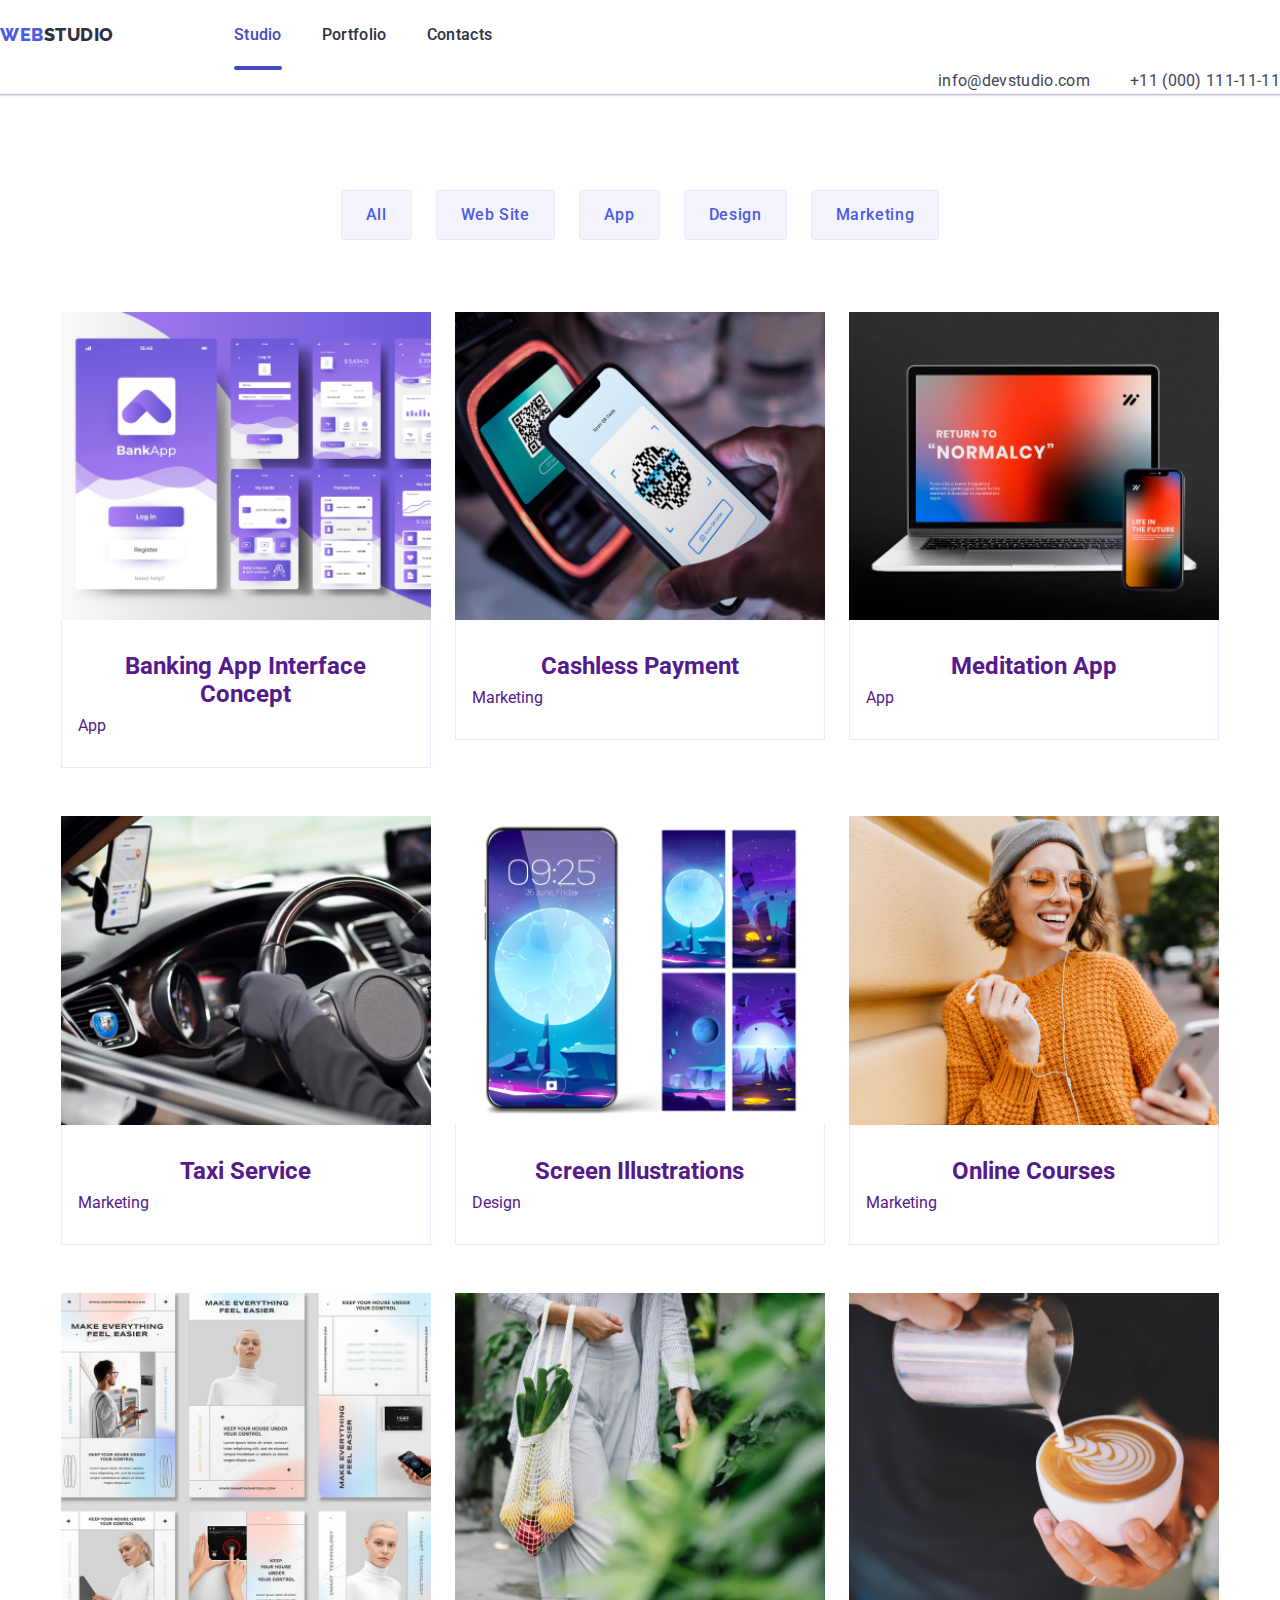
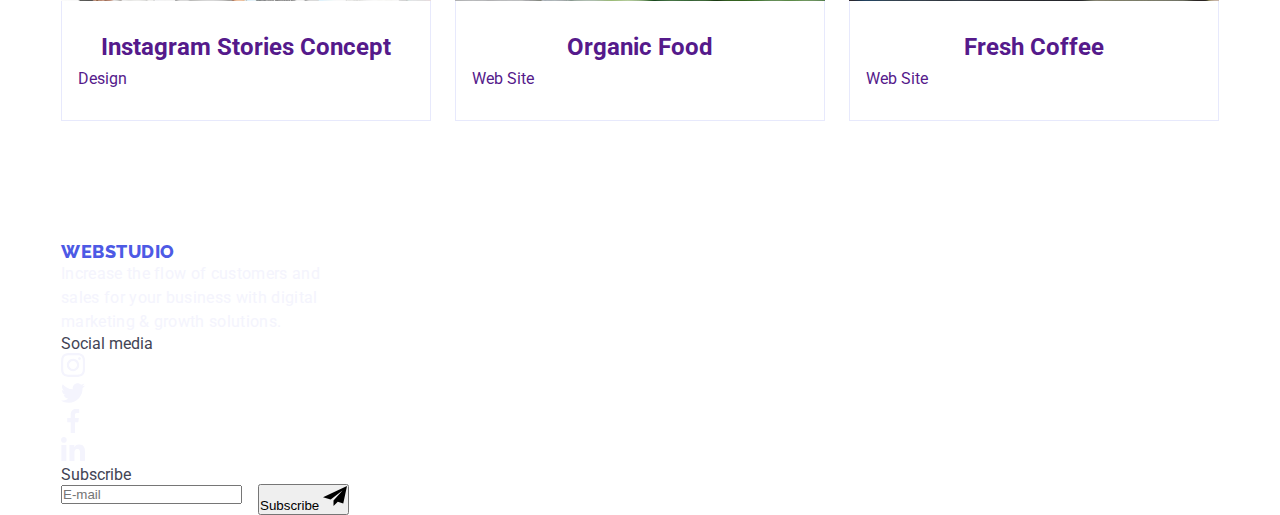
<file: portfolio.html>
<!DOCTYPE html>
<html lang="en">

    <head>
        <meta charset="UTF-8">
        <meta name="viewport" content="width=device-width, initial-scale=1.0" />
        <title>WebStudio</title>

<!-- Style Normalization -->
        <link rel="stylesheet" href="https://cdnjs.cloudflare.com/ajax/libs/modern-normalize/2.0.0/modern-normalize.min.css"
            integrity="sha512-4xo8blKMVCiXpTaLzQSLSw3KFOVPWhm/TRtuPVc4WG6kUgjH6J03IBuG7JZPkcWMxJ5huwaBpOpnwYElP/m6wg=="
            crossorigin="anonymous" referrerpolicy="no-referrer" />

<!-- Google Fonts -->
        <link rel="preconnect" href="https://fonts.googleapis.com" />
        <link rel="preconnect" href="https://fonts.gstatic.com" crossorigin />
        <link
            href="https://fonts.googleapis.com/css2?family=Raleway:wght@800&family=Roboto:wght@400;500;700;900&display=swap"
            rel="stylesheet" />

<!-- CSS -->
        <link rel="stylesheet" href="./css/styles.css" />
    </head>

    <body>
<!-- Header | Top -->
        <header class="header">
            <div class="main-header header-container">
                <nav class="header-nav">
                    <a class="logo link" href="./index.html">Web<span class="studio-logo">Studio</span>
                    </a>
                    <ul class="header-menu list">
                        <li class="header-item">
                            <a class="menu-nav-link link menu-active" href="./index.html">Studio</a>
                        </li>
                        <li class="header-item">
                            <a class="menu-nav-link link" href="./portfolio.html">Portfolio</a>
                        </li>
                        <li class="header-item">
                            <a class="menu-nav-link link" href="">Contacts</a>
                        </li>
                    </ul>
                </nav>
                <div class="nav-address">
                    <address class="address">
                        <ul class="address-menu list">
                            <li class="address-item">
                                <a class="address-info link" href="mailto:info@devstudio.com">info@devstudio.com</a>
                            </li>
                            <li class="address-item">
                                <a class="address-info link" href="tel:+110001111111">+11 (000) 111-11-11</a>
                            </li>
                        </ul>
                    </address>
                </div>
            </div>
        </header>
<!-- Main | 1 section -->
        <main>
            <section class="product-services">
                <div class="container">
                <h1 class="visually-hidden">Services</h1>

                <ul class="btn list">
                    <li><button type="button" class="button-menu">All</button></li>
                    <li><button type="button" class="button-menu">Web Site</button></li>
                    <li><button type="button" class="button-menu">App</button></li>
                    <li><button type="button" class="button-menu">Design</button></li>
                    <li><button type="button" class="button-menu">Marketing</button></li>
                </ul>
                <!-- Products -->
                <ul class="product list">
                    <li class="product-item">
                        <a class="product-info link" href="">
                        <div class="product-card-image">
                        <img src="./images/bank-ui.jpg" alt="bank app" width="360" />
                            <p class="product-description">
                                14 Stylish and User-Friendly App Design Concepts · Task Manager App · Calorie Tracker App · Exotic Fruit Ecommerce App ·
                                Cloud Storage App
                            </p>
                        </div>
                        <div class="product-card">
                        <h2 class="feature-title">Banking App Interface Concept</h2>
                        <p class="feature-text">App</p>
                        </div>
                        </a>
                    </li>
                    <li class="product-item">
                        <a class="product-info link" href="">
                        <div class="product-card-image">
                        <img src="./images/cashless.jpg" alt="cashless payment" width="360" />
                            <p class="product-description">
                                14 Stylish and User-Friendly App Design Concepts · Task Manager App · Calorie Tracker App · Exotic Fruit Ecommerce
                                App ·
                                Cloud Storage App
                            </p>
                        </div>
                        <div class="product-card">
                        <h2 class="feature-title">Cashless Payment</h2>
                        <p class="feature-text">Marketing</p>
                        </div>
                        </a>
                    </li>
                    <li class="product-item">
                        <a class="product-info link" href="">
                        <div class="product-card-image">
                        <img src="./images/meditate-app.jpg" alt="meditation app" width="360" />
                            <p class="product-description">
                                14 Stylish and User-Friendly App Design Concepts · Task Manager App · Calorie Tracker App · Exotic Fruit Ecommerce
                                App ·
                                Cloud Storage App
                            </p>
                        </div>
                        <div class="product-card">
                        <h2 class="feature-title">Meditation App</h2>
                        <p class="feature-text">App</p>
                        </div>
                        </a>             
                    </li>
                    <li class="product-item">
                        <a class="product-info link" href="">
                        <div class="product-card-image">
                        <img src="./images/taxi-app.jpg" alt="taxi service" width="360" />
                            <p class="product-description">
                                14 Stylish and User-Friendly App Design Concepts · Task Manager App · Calorie Tracker App · Exotic Fruit Ecommerce
                                App ·
                                Cloud Storage App
                            </p>
                        </div>
                        <div class="product-card">
                        <h2 class="feature-title">Taxi Service</h2>
                        <p class="feature-text">Marketing</p>
                        </div>
                        </a>                
                    </li>
                    <li class="product-item">
                        <a class="product-info link" href="">
                        <div class="product-card-image">
                        <img src="./images/screen-ui.jpg" alt="screen illustrations" width="360" />
                            <p class="product-description">
                                14 Stylish and User-Friendly App Design Concepts · Task Manager App · Calorie Tracker App · Exotic Fruit Ecommerce
                                App ·
                                Cloud Storage App
                            </p>
                        </div>
                        <div class="product-card">
                        <h2 class="feature-title">Screen Illustrations</h2>
                        <p class="feature-text">Design</p>
                        </div>
                        </a>                
                    </li>
                    <li class="product-item">
                        <a class="product-info link" href="">
                        <div class="product-card-image">
                        <img src="./images/girl-online.jpg" alt="online course" width="360" />
                            <p class="product-description">
                                14 Stylish and User-Friendly App Design Concepts · Task Manager App · Calorie Tracker App · Exotic Fruit Ecommerce
                                App ·
                                Cloud Storage App
                            </p>
                        </div>
                        <div class="product-card">
                        <h2 class="feature-title">Online Courses</h2>
                        <p class="feature-text">Marketing</p>
                        </div>
                        </a>                
                    </li>
                    <li class="product-item">
                        <a class="product-info link" href="">
                        <div class="product-card-image">
                        <img src="./images/insta-stories.jpg" alt="instagram stories" width="360" />
                            <p class="product-description">
                                14 Stylish and User-Friendly App Design Concepts · Task Manager App · Calorie Tracker App · Exotic Fruit Ecommerce
                                App ·
                                Cloud Storage App
                            </p>
                        </div>
                        <div class="product-card">
                        <h2 class="feature-title">Instagram Stories Concept</h2>
                        <p class="feature-text">Design</p>
                        </div>
                        </a>                
                    </li>
                    <li class="product-item">
                        <a class="product-info link" href="">
                        <div class="product-card-image">
                        <img src="./images/organic-food.jpg" alt="organic food" width="360" />
                            <p class="product-description">
                                14 Stylish and User-Friendly App Design Concepts · Task Manager App · Calorie Tracker App · Exotic Fruit Ecommerce
                                App ·
                                Cloud Storage App
                            </p>
                        </div>
                        <div class="product-card">
                        <h2 class="feature-title">Organic Food</h2>
                        <p class="feature-text">Web Site</p>
                        </div>
                        </a>                
                    </li>
                    <li class="product-item">
                        <a class="product-info link" href="">
                        <div class="product-card-image">
                        <img src="./images/fresh-coffee.jpg" alt="fresh coffee" width="360" />
                            <p class="product-description">
                                14 Stylish and User-Friendly App Design Concepts · Task Manager App · Calorie Tracker App · Exotic Fruit Ecommerce
                                App ·
                                Cloud Storage App
                            </p>
                        </div>
                        <div class="product-card">
                        <h2 class="feature-title">Fresh Coffee</h2>
                        <p class="feature-text">Web Site</p>
                        </div>
                    </a>                
                    </li>
                </ul>
                </div>
            </section>
        </main>
<!-- Footer -->
        <footer class="footer">
            <div class="container">
                <div class="footer-logo-wrapper">
                    <a href="./index.html" class="logo link">Web<span class="footer-studio">Studio</span>
                    </a>
                    <p class="footer-text">
                        Increase the flow of customers and sales for your business with digital marketing & growth solutions.
                    </p>
                </div>
                <!-- Footer Social Media Menu -->
                <div class="footer-socmed-wrapper">
                    <p class="footer-menu-header">Social media</p>
                    <ul class="footer-socmed list">
                        <li class="footer-socmed-icons">
                            <a class="footer-socmed-links" href="">
                                <svg class="footer-socmed-svg" xmlns="http://www.w3.org/2000/svg" width="24" height="24">
                                    <use href="./images/SVG-sprite-icons.svg#instagram-footer"></use>
                                </svg>
                            </a>
                        </li>
                        <li class="footer-socmed-icons">
                            <a class="footer-socmed-links" href="">
                                <svg class="footer-socmed-svg" xmlns="http://www.w3.org/2000/svg" width="24" height="24">
                                    <use href="./images/SVG-sprite-icons.svg#twitter-footer"></use>
                                </svg>
                            </a>
                        </li>
                        <li class="footer-socmed-icons">
                            <a class="footer-socmed-links" href="">
                                <svg class="footer-socmed-svg" xmlns="http://www.w3.org/2000/svg" width="24" height="24">
                                    <use href="./images/SVG-sprite-icons.svg#facebook-footer"></use>
                                </svg>
                            </a>
                        </li>
                        <li class="footer-socmed-icons">
                            <a class="footer-socmed-links" href="">
                                <svg class="footer-socmed-svg" xmlns="http://www.w3.org/2000/svg" width="24" height="24">
                                    <use href="./images/SVG-sprite-icons.svg#linkedin-footer"></use>
                                </svg>
                            </a>
                        </li>
                    </ul>
                </div>
                <div class="footer-form">
                    <p class="subscribe-text">Subscribe</p>
                    <form class="subscribe-form" name="subscription-form" autocomplete="on">
                        <label class="subscribe-label">
                            <input class="input-subscribe" type="email" name="name" placeholder="E-mail" required />
                        </label>
                        <button class="subscribe-button" type="submit">Subscribe
                            <svg class="icon-send-svg" xmlns="http://www.w3.org/2000/svg" width="24" height="24">
                                <use href="./images/SVG-sprite-icons.svg#icon-send"></use>
                            </svg>
                        </button>
                    </form>
                </div>
            </div>
        </footer>
    </body>
</html>
</file>
<file: css/styles.css>
/* <-- CSS Reset --> */
* {
  margin: 0;
  padding: 0;
}

/* <-- Global Settings --> */

:root {
  --iris: #4d5ae5;
  --ocean: #404bbf;
  --navyblue: #2e2f42;
  --slate: #434455;
  --white: #ffffff;
  --cloud: #f4f4fd;
  --cornflower: #e7e9fc;
  --lightslate: #8e8f99;
  --green: #31d0aa;
  --dairy: #fcfcfc;
}

body {
  font-family: 'Roboto', sans-serif;
  color: var(--slate);
  background-color: var(--white);
}

img {
  display: block;
  width: 100%;
  max-width: 100%;
  height: auto;
}

.header-nav,
.address-nav {
  display: flex;
}

.link {
  text-decoration: none;
}

.list {
  list-style: none;
}

/* <-- Header | Site Logo --> */

.logo {
  color: var(--iris);
  font-family: 'Raleway', sans-serif;
  font-weight: 800;
  font-size: 18px;
  line-height: 1.17;
  letter-spacing: 0.03em;
  text-transform: uppercase;
  padding: 24px 0;
}

.studio-logo {
  color: var(--navyblue);
}

.header {
  border-bottom: 1px solid var(--cornflower);
  box-shadow: 0px 2px 1px rgba(46, 47, 66, 0.08),
    0px 1px 1px rgba(46, 47, 66, 0.16), 0px 1px 6px rgba(46, 47, 66, 0.08);
}

/* <-- Header | Navigation | Mobile View --> */

.container {
  max-width: 428px;
  margin: 0 auto;
  padding: 0 15px;
}

.header .container {
  min-height: 70px;
  display: flex;
  align-items: center;
  justify-content: space-between;
}

.header-menu,
.address-menu {
  display: none;
}

.menu-toggle {
  display: flex;
  align-items: center;
  justify-content: center;
  margin: 0;
  padding: 0;
  background-color: transparent;
  cursor: pointer;
  border: none;
  border-radius: 50%;
  outline: none;
}

.menu-container {
  position: fixed;
  top: 0;
  left: 0;
  width: 100vw;
  height: 100vh;
  padding: 32px 35px 40px;
  background-color: var(--white);
  z-index: 999;
  transform: translateX(100%);
  transition: transform 250ms ease-in-out;
}

.menu-container.is-open {
  transform: translateX(0);
}

.menu-container .menu-toggle {
  position: absolute;
  top: 24px;
  right: 24px;
  width: 24px;
  height: 24px;
  background-color: var(--white);
  border-radius: 50%;
  padding: 0;
  cursor: pointer;
  display: flex;
  align-items: center;
  justify-content: center;
  border: 1px solid rgba(0, 0, 0, 0.1);
  transition: background-color 250ms cubic-bezier(0.4, 0, 0.2, 1),
    border 250ms cubic-bezier(0.4, 0, 0.2, 1);
}

.menu-container .menu-toggle:hover,
.menu-container .menu-toggle:focus {
  background-color: var(--ocean);
  border: none;
  fill: var(--white);
}

.menu-close-svg {
  transition: fill 250ms cubic-bezier(0.4, 0, 0.2, 1);
}

.hamburger-menu-list,
.hamburger-address-list {
  list-style: none;
}

.hamburger-menu-list {
  margin-top: 32px;
  gap: 40px;
}

.hamburger-address-item {
  margin-bottom: 40px;
}

.hamburger-menu-item .hamburger-menu-link {
  font-weight: 700;
  font-size: 36px;
  line-height: 40px;
  letter-spacing: 0.02em;
  color: var(--navyblue);
}

.hamburger-menu-item .menu-active.hamburger-menu-link,
.hamburger-address-item .menu-active.hamburger-menu-link {
  font-weight: 700;
  font-size: 36px;
  line-height: 40px;
  letter-spacing: 0.02em;
  color: var(--ocean);
}

.hamburger-address-list .hamburger-email-link {
  font-weight: 500;
  font-size: 20px;
  line-height: 40px;
  letter-spacing: 0.02em;
  color: var(--slate);
  text-decoration: none;
}

.hamburger-menu-list {
  display: flex;
  flex-direction: column;
  list-style: none;
  color: inherit;

  font-family: inherit;
  font-size: 36px;
  font-style: normal;
  font-weight: 700;
  line-height: 40px;
  letter-spacing: 0.72px;
  text-transform: capitalize;
  gap: 30px;
  height: auto 40px;
}

.hidden-menu-container {
  height: 100%;
  display: flex;
  flex-wrap: wrap;
  justify-content: space-between;
}

.hidden-menu-main {
  width: 100%;
}

.hidden-menu-address {
  width: 100%;
  display: flex;
  flex-direction: column;
  justify-content: flex-end;
}

.mobile-social-menu-container > .hamburger-social-menu {
  display: flex;
  flex-wrap: wrap;
  justify-content: space-between;
}

.hamburger-social-item {
  width: 40px;
  height: 40px;
}

.hamburger-social-link {
  background-color: var(--iris);
  width: 100%;
  height: 100%;
  border-radius: 50%;
  display: flex;
  align-items: center;
  justify-content: center;
  color: var(--cloud);
  transition: background-color 250ms cubic-bezier(0.4, 0, 0.2, 1);
}

.hamburger-social-link:hover,
.hamburger-social-link:focus {
  background-color: var(--green);
}

.hamburger-social-svg {
  fill: var(--cloud);
}

/* <-- Section 1 | Hero | Mobile View --> */

.hero-section {
  background-color: var(--navyblue);
  padding: 112px 0;
  background-image: linear-gradient(
      rgba(46, 47, 66, 0.7),
      rgba(46, 47, 66, 0.7)
    ),
    url(../images/people-office.jpg);
  background-repeat: no-repeat, no-repeat;
  background-position: center, center;
  background-size: cover, cover;
  width: 100%;
  height: 432px;
}

.hero-text {
  font-size: 36px;
  text-transform: capitalize;
  line-height: 1.07;
  text-align: center;
  letter-spacing: 0.02em;
  color: var(--white);
  max-width: 320px;
  margin: 0 auto 48px;
  font-weight: 700;
}

.hero-button {
  background-color: var(--iris);
  font-family: inherit;
  font-weight: 500;
  font-size: 16px;
  line-height: 1.5;
  letter-spacing: 0.04em;
  color: var(--white);
  cursor: pointer;
  display: block;
  min-width: 169px;
  height: 56px;
  border: none;
  border-radius: 4px;
  margin: 0 auto;
  transition: background-color 250ms cubic-bezier(0.4, 0, 0.2, 1);
}

.hero-button:hover,
.hero-button:focus {
  background-color: var(--ocean);
}

/* <-- Section 2 | Features | Mobile View --> */

.visually-hidden {
  position: absolute;
  width: 1px;
  height: 1px;
  margin: -1px;
  border: 0;
  padding: 0;
  white-space: nowrap;
  clip-path: inset(100%);
  clip: rect(0 0 0 0);
  overflow: hidden;
}

.feature-section {
  padding: 96px 0;
}

.feature-info-list.list {
  display: flex;
  gap: 72px;
  flex-wrap: wrap;
}

.feature-icon-container {
  display: none;
}

.feature-info-list .header-title {
  font-size: 36px;
  line-height: 1.2;
  letter-spacing: 0.02em;
  color: var(--navy-blue);
  margin-bottom: 8px;
  font-weight: 700;
  text-align: center;
}

.feature-info-list .body-text {
  font-size: 16px;
  line-height: 1.5;
  letter-spacing: 0.02em;
  color: var(--slate);
  text-align: left;
  font-weight: 400;
}

/* <-- Section 3 | Services | Mobile View --> */

.what-we-do-section {
  display: none;
}

/* <-- Section 4 | Team Profile | Social Media | Mobile View --> */

.team-section {
  background-color: var(--cloud);
  padding: 96px 0;
}

.section-header-title {
  font-size: 36px;
  line-height: 1.11;
  text-align: center;
  letter-spacing: 0.02em;
  text-transform: capitalize;
  color: var(--navy-blue);
  margin-bottom: 72px;
}

.team-list.list {
  display: flex;
  gap: 72px;
  flex-wrap: wrap;
  align-items: center;
  justify-content: center;
}

.team-member-profile {
  background-color: var(--white);
  flex-basis: calc((100% - 72px) / 4);
  border-radius: 0 0 4px 4px;
  box-shadow: 0px 1px 6px rgba(46, 47, 66, 0.08),
    0px 1px 1px rgba(46, 47, 66, 0.16), 0px 2px 1px rgba(46, 47, 66, 0.08);
}

.team-member {
  padding: 32px;
}

.feature-title {
  text-align: center;
  margin-bottom: 8px;
}

.body-text {
  text-align: center;
}

.team-socmed-list {
  display: flex;
  justify-content: center;
  align-items: center;
  gap: 24px;
  margin-top: 8px;
}

.socmed-icon-list {
  width: 40px;
  height: 40px;
}

.socmed-icon-link {
  width: 100%;
  height: 100%;
  background-color: var(--iris);
  border-radius: 50%;
  display: flex;
  align-items: center;
  justify-content: center;
  margin-top: 8px;
  transition: background-color 250ms cubic-bezier(0.4, 0, 0.2, 1);
}

.socmed-icon-svg-link:hover,
.socmed-icon-svg-link:focus {
  background-color: var(--ocean);
}

.socmed-icon-svg {
  fill: var(--cloud);
}

/* <-- Section 5 | Customers | Mobile View --> */

.customer-gallery-section {
  padding: 96px 0;
}

.customer-list {
  display: flex;
  gap: 72px 16px;
  flex-wrap: wrap;
  justify-content: center;
}

.customer-gallery-list {
  width: calc((100% - 16px) / 2);
  height: 88px;
}

.customer-icon-link {
  width: 100%;
  height: 100%;
  border: 1px solid var(--lightslate);
  border-radius: 4px;
  display: flex;
  align-items: center;
  justify-content: center;
  color: var(--lightslate);
  transition: color 250ms cubic-bezier(0.4, 0, 0.2, 1),
    border-color 250ms cubic-bezier(0.4, 0, 0.2, 1);
}

.customer-icon-svg {
  fill: currentColor;
}

.customer-icon-link-link:hover,
.customer-icon-link-link:focus {
  border-color: var(--ocean);
  color: var(--ocean);
}

/* <-- Footer | Social Media | Subscribe Form | Mobile View --> */

.footer-section {
  background-color: var(--navyblue);
  padding: 97.5px 0;
}

.footer-studio-logo {
  color: var(--cloud);
}

.footer-text {
  line-height: 1.5;
  color: var(--cloud);
  letter-spacing: 0.02em;
  width: 268px;
  height: 72px;
}

.footer-section .link {
  display: inline-block;
  margin-bottom: 16px;
}

.footer-wrapper {
  width: 100%;
  display: flex;
  flex-wrap: wrap;
  justify-content: center;
  flex-direction: column;
  align-items: center;
  margin-bottom: 72px;
}

.footer-wrapper:last-child {
  margin-bottom: 0px;
}

.footer-wrapper .logo {
  display: flex;
  margin-bottom: 18px;
  justify-content: center;
  width: 100%;
}

.footer-socmed-title {
  font-weight: 500;
  font-size: 16px;
  line-height: 1.5;
  letter-spacing: 0.02em;
  color: var(--white);
  margin-bottom: 16px;
  justify-content: center;
  display: flex;
}

.footer-socmed-menu {
  display: flex;
  gap: 16px;
}

.footer-socmed-icon {
  width: 40px;
  height: 40px;
}

.footer-socmed-link {
  width: 100%;
  height: 100%;
  background-color: var(--iris);
  border-radius: 50%;
  display: flex;
  align-items: center;
  justify-content: center;
  transition: background-color 250ms cubic-bezier(0.4, 0, 0.2, 1);
}

.footer-socmed-link:hover,
.footer-socmed-link:focus {
  background-color: var(--green);
}

.footer-socmed-svg {
  fill: var(--cloud);
}

.subscribe-label-text {
  margin-bottom: 16px;
  font-weight: 500;
  font-size: 16px;
  line-height: 1.5;
  letter-spacing: 0.02em;
  color: var(--white);
  display: flex;
  width: 100%;
  justify-content: center;
}

.subscribe-form {
  width: 100%;
  gap: 16px;
  display: flex;
  flex-direction: column;
}

.input-subscribe-form {
  width: 100%;
  height: 40px;
  padding-left: 16px;
  border: 1px solid var(--white);
  background-color: transparent;
  font-size: 12px;
  line-height: 1.5;
  letter-spacing: 0.04em;
  box-shadow: 0px 4px 4px 0px rgba(0, 0, 0, 0.15);
  border-radius: 4px;
  color: var(--white);
}

.input-subscribe-form::placeholder {
  color: var(--white);
}

.subscribe-submit {
  justify-content: center;
  display: flex;
}

.subscribe-submit-button {
  width: 165px;
  height: 40px;
  display: flex;
  justify-content: center;
  align-items: center;
  font-size: 16px;
  font-weight: 500;
  line-height: 1.5;
  letter-spacing: 0.04em;
  color: var(--white);
  background-color: var(--iris);
  border: none;
  border-radius: 4px;
  cursor: pointer;
  text-align: center;
}

.subscribe-submit-svg {
  margin-left: 16px;
  fill: var(--white);
}

/* <-- Hero | Modal Window | All Screens -->  */

.backdrop {
  position: fixed;
  top: 0;
  left: 0;
  width: 100%;
  height: 100%;
  background-color: var(--navy-blue-modal);
  transition: opacity 250ms cubic-bezier(0.4, 0, 0.2, 1),
    visibility 250ms cubic-bezier(0.4, 0, 0.2, 1);
}

.is-hidden {
  opacity: 0;
  visibility: hidden;
  pointer-events: none;
}

.modal-hidden {
  position: absolute;
  top: 50%;
  left: 50%;
  transform: translate(-50%, -50%) scale(0.9);
  width: 100%;
  max-width: 408px;
  min-height: 584px;
  background: var(--dairy);
  box-shadow: 0px 1px 1px rgba(0, 0, 0, 0.14), 0px 1px 3px rgba(0, 0, 0, 0.12),
    0px 2px 1px rgba(0, 0, 0, 0.2);
  border-radius: 4px;
  transition: transform 250ms cubic-bezier(0.4, 0, 0.2, 1);
  padding: 72px 24px 24px;
}

.modal-form-text {
  color: var(--navyblue);
  text-align: center;
  font-family: inherit;
  font-size: 16px;
  font-weight: 500;
  line-height: 24px;
  letter-spacing: 0.32px;
  margin-bottom: 16px;
}

label {
  display: block;
}

.modal-window-container {
  margin-bottom: 8px;
}

.modal-input-box {
  position: relative;
}

.modal-window-label {
  font-size: 12px;
  font-weight: 400;
  line-height: 1.17;
  letter-spacing: 0.04em;
  color: var(--lightslate);
  margin-bottom: 4px;
  position: relative;
}

.input-info-box {
  width: 100%;
  height: 40px;
  border: 1px solid rgba(46, 47, 66, 0.4);
  border-radius: 4px;
  background-color: transparent;
  padding-left: 38px;
  font-family: inherit;
  font-size: 12px;
  font-weight: 500;
  letter-spacing: 0.04em;
  outline: transparent;
  transition: border-color 250ms cubic-bezier(0.4, 0, 0.2, 1);
}

.input-info-box:hover,
.input-info-box:focus,
.textarea-comment-box:hover,
.textarea-comment-box:focus {
  outline: none;
  border-color: var(--iris);
}

.input-info-box:hover + .input-info-svg,
.input-info-box:focus + .input-info-svg {
  fill: var(--iris);
}

.input-info-svg {
  fill: var(--navyblue);
  position: absolute;
  left: 16px;
  top: 50%;
  transform: translateY(-50%);
  transition: fill 250ms cubic-bezier(0.4, 0, 0.2, 1);
}

.modal-textarea {
  margin-bottom: 16px;
}

.textarea-comment-box {
  width: 100%;
  height: 120px;
  font-size: 12px;
  line-height: 1.17;
  letter-spacing: 0.04em;
  color: rgba(46, 47, 66, 0.4);
  border: 1px solid rgba(46, 47, 66, 0.4);
  border-radius: 4px;
  background-color: transparent;
  padding: 8px 16px;
  outline: transparent;
  resize: none;
  transition: border-color 250ms cubic-bezier(0.4, 0, 0.2, 1);
}

.modal-checkbox {
  margin-bottom: 24px;
}

.user-checkbox-label {
  display: block;
  font-size: 12px;
  font-weight: 400;
  line-height: 1.17;
  letter-spacing: 0.04em;
  color: var(--lightslate);
  border: none;
}

.visually-hidden {
  position: absolute;
  padding: 0;
  border: 0;
  margin: 0;
  opacity: 0;
  overflow: hidden;
}

.user-privacy-box {
  width: 16px;
  height: 16px;
  border: 1px solid rgba(46, 47, 66, 0.4);
  border-radius: 2px;
  transition: background-color 250ms cubic-bezier(0.4, 0, 0.2, 1),
    border 250ms cubic-bezier(0.4, 0, 0.2, 1),
    fill 250ms cubic-bezier(0.4, 0, 0.2, 1);
  display: inline-flex;
  fill: transparent;
  align-items: center;
  justify-content: center;
  cursor: pointer;
  margin-right: 8px;
}

.privacy-link {
  color: var(--iris);
}

.checkbox-user-privacy:checked + .user-checkbox-label > .user-privacy-box {
  background-color: var(--ocean);
  fill: var(--cloud);
  border: none;
}

.checkbox-icon-svg {
  width: 16px;
  height: 16px;
  border: 1px solid rgba(46, 47, 66, 0.4);
  border-radius: 2px;
  align-items: center;
  justify-content: center;
  fill: var(--white);
  transition: background-color 250ms cubic-bezier(0.4, 0, 0.2, 1),
    fill 250ms cubic-bezier(0.4, 0, 0.2, 1);
  cursor: pointer;
  padding: 2px;
}

.modal-close-button {
  position: absolute;
  top: 24px;
  right: 24px;
  width: 24px;
  height: 24px;
  border-radius: 50%;
  background-color: var(--cornflower);
  border: 1px solid rgba(0, 0, 0, 0.1);
  color: var(--navyblue);
  display: flex;
  align-items: center;
  justify-content: center;
  cursor: pointer;
  transition: background-color 250ms cubic-bezier(0.4, 0, 0.2, 1),
    border 250ms cubic-bezier(0.4, 0, 0.2, 1);
}

.mmodal-close-button:hover,
.modal-close-button:focus {
  background-color: var(--ocean);
  border: none;
}

.modal-close-svg {
  width: 8px;
  height: 10px;
  transition: fill 250ms cubic-bezier(0.4, 0, 0.2, 1);
}

/* <-- Hero | Modal Form Send Button | All Screens --> */

a {
  text-decoration: none;
}

.modal-form-send {
  min-width: 169px;
  height: 56px;
  font-family: Roboto, sans-serif;
  color: var(--white);
  text-align: center;
  font-size: 16px;
  font-weight: 500;
  line-height: 1.5;
  letter-spacing: 0.04em;
  border: none;
  border-radius: 4px;
  background-color: var(--iris);
  padding: 16px 32px;
  margin: 0 auto;
  cursor: pointer;
  display: block;
  transition: background-color 250ms cubic-bezier(0.4, 0, 0.2, 1);
}

.modal-form-send:hover,
.modal-form-send:focus {
  background-color: var(--ocean);
}

/* <-- Tablet View --> */

@media screen and (min-width: 768px) {
  .menu-toggle {
    display: none;
  }
  .menu-container {
    display: none;
  }

  .container {
    max-width: 768px;
    height: 100%;
    margin: 0 auto;
    padding: 0 15px;
  }

  /* <-- Header | Navigation | Tablet View--> */

  .logo {
    padding: 24px 0;
    margin-right: 120px;
  }

  .header .container {
    min-height: 70px;
    display: flex;
    align-items: center;
    justify-content: space-between;
  }

  .header-menu,
  .address-menu {
    display: flex;
    flex-wrap: wrap;
  }

  .header-menu {
    display: inline-flex;
    align-items: center;
    gap: 40px;
  }

  .address-menu {
    display: flex;
    flex-direction: column;
    justify-content: end;
    width: 100%;
  }

  .address-info {
    font-style: normal;
    font-family: inherit;
    font-size: 12px;
    font-weight: 400;
    line-height: 14px;
    letter-spacing: 0.48px;
    color: var(--slate);
  }

  .menu-nav-link {
    color: var(--navyblue);
    font-family: inherit;
    font-size: 16px;
    font-weight: 500;
    line-height: 24px;
    letter-spacing: 0.32px;
  }

  .menu-active.link {
    color: var(--ocean);
    position: relative;
    transition: color 250ms cubic-bezier(0.4, 0, 0.2, 1);
  }

  .address-item > .link {
    transition: color 250ms cubic-bezier(0.4, 0, 0.2, 1);
  }

  .menu-active::after {
    content: '';
    position: absolute;
    left: 0;
    bottom: -26px;
    height: 4px;
    background-color: var(--ocean);
    border-radius: 2px;
    width: 100%;
  }

  li > .link:hover,
  li > .link:focus {
    color: var(--ocean);
  }

  /* <-- Header | Hero | Tablet View--> */

  .hero-section {
    background-color: var(--navyblue);
    padding: 112px 0;
    background-image: linear-gradient(
        rgba(46, 47, 66, 0.7),
        rgba(46, 47, 66, 0.7)
      ),
      url(../images/people-office.jpg);
    background-repeat: no-repeat, no-repeat;
    background-position: center, center;
    background-size: cover, cover;
    width: 100%;
    height: 436px;
  }

  .hero-text {
    font-size: 56px;
    text-transform: capitalize;
    line-height: 1.07;
    text-align: center;
    letter-spacing: 0.02em;
    color: var(--white);
    max-width: 496px;
    margin: 0 auto 36px;
    font-weight: 700;
  }

  .hero-button {
    background-color: var(--iris);
    font-family: inherit;
    font-weight: 500;
    font-size: 16px;
    line-height: 1.5;
    letter-spacing: 0.04em;
    color: var(--white);
    cursor: pointer;
    display: block;
    min-width: 169px;
    height: 56px;
    border: none;
    border-radius: 4px;
    margin: 0 auto;
    transition: background-color 250ms cubic-bezier(0.4, 0, 0.2, 1);
  }

  .hero-button:hover,
  .hero-button:focus {
    background-color: var(--ocean);
  }

  /* <-- Section 2 | Features | Tablet View --> */

  .visually-hidden {
    position: absolute;
    width: 1px;
    height: 1px;
    margin: -1px;
    border: 0;
    padding: 0;
    white-space: nowrap;
    clip-path: inset(100%);
    clip: rect(0 0 0 0);
    overflow: hidden;
  }

  .feature-section {
    padding: 96px 0;
  }

  .feature-info-list .header-title {
    text-align: left;
  }

  .feature-info-list .body-text {
    color: var(--slate);
    font-family: inherit;
    font-size: 16px;
    font-weight: 500;
    line-height: 24px;
    letter-spacing: 0.32px;
  }

  .feature-info-list.list {
    display: flex;
    gap: 72px 24px;
  }

  .feature-card {
    flex-basis: calc((100% - 24px) / 2);
  }

  /* <-- Section 4 | Our Team | Tablet View --> */

  .section-header-title {
    color: var(--navyblue);
    text-align: center;
    font-family: inherit;
    font-size: 36px;
    font-weight: 700;
    line-height: 40px;
    letter-spacing: 0.72px;
    text-transform: capitalize;
  }

  .team-list.list {
    gap: 64px 24px;
  }

  /* <-- Section 5 | Customers | Tablet View --> */

  .customer-list {
    display: flex;
    flex-wrap: wrap;
    gap: 72px 24px;
  }

  .customer-gallery-list {
    width: calc((100% - 232px) / 3);
    height: 88px;
  }

  /* <-- Footer | Tablet View --> */

  .footer-section {
    padding: 97.5px 0;
  }

  .footer-section .link {
    display: inline-block;
    margin-bottom: 16px;
  }

  .footer-section .logo {
    margin: 0 0 16px;
    padding: 0;
  }

  .footer-section .container {
    display: flex;
    flex-wrap: wrap;
    justify-content: center;
    gap: 0 24px;
  }

  .footer-section .footer-wrapper {
    justify-content: left;
    display: block;
    width: 50%;
    flex-basis: calc((100% - 24px) / 2);
    max-width: 264px;
  }

  .footer-text {
    margin-right: 24px;
  }

  .footer-socmed-title {
    justify-content: left;
    line-height: 1;
  }

  .subscribe-form {
    display: inline-flex;
    flex-direction: row;
  }

  .input-subscribe-form {
    display: inline-flex;
    flex-direction: row;
    width: 264px;
  }

  .subscribe-label-text {
    justify-content: left;
  }
}

/* <-- Desktop View -- > */

@media screen and (min-width: 1158px) {
  .container {
    max-width: 1158px;
    margin: 0 auto;
    padding: 0 15px;
  }

  /* <-- Header | Navigation | Desktop View */

  .menu-active::after {
    content: '';
    background-color: var(--ocean);
    position: absolute;
    left: 0;
    bottom: -26px;
    height: 4px;
    width: 100%;
    border-radius: 2px;
    transition: width 250ms cubic-bezier(0.4, 0, 0.2, 1);
  }

  li > .link:hover,
  li > .link:focus {
    color: var(--ocean);
  }

  .address-menu {
    display: flex;
    flex-direction: row;
    gap: 40px;
  }

  .address-info {
    color: var(--slate);
    font-size: 16px;
    font-style: normal;
    line-height: 1.5;
    letter-spacing: 0.02em;
  }

  /* <-- Section 1 | Hero | Desktop View --> */
  .hero-section {
    padding: 188px 0;
    background-repeat: no-repeat;
    background-position: center;
    background-size: cover;
    width: 100%;
    height: 600px;
  }

  /* <-- Section 2 | Features | Desktop View --> */

  .feature-section {
    padding: 120px 0;
  }

  .feature-info-list .header-title {
    font-weight: 500;
    font-size: 20px;
  }

  .feature-info-list .body-text {
    font-size: 16px;
    font-weight: 400;
  }

  .feature-info-list .list {
    display: flex;
    flex-direction: column;
    gap: 24px;
  }

  .feature-card {
    flex-basis: calc((100% - 72px) / 4);
  }

  .feature-icon-container {
    display: flex;
    align-items: center;
    justify-content: center;
    height: 112px;
    background-color: var(--cloud);
    border-radius: 4px;
    margin-bottom: 8px;
  }

  .feature-card .header-title {
    margin-bottom: 8px;
    font-weight: 500;
    font-size: 20px;
    line-height: 1.2;
    letter-spacing: 0.02em;
    text-align: left;
    color: var(--navyblue);
  }

  .feature-card .body-text {
    font-size: 16px;
    line-height: 1.5;
    letter-spacing: 0.02em;
    text-align: left;
    color: var(--slate);
  }

  /* <-- Section 3 | What We Do | Desktop View --> */

  .what-we-do-section {
    padding: 0 0 120px;
    display: block;
  }

  .section-header-title {
    text-align: center;
    color: var(--navyblue);
    font-size: 36px;
    line-height: 1.11;
    letter-spacing: 0.02em;
    text-transform: capitalize;
    margin-bottom: 72px;
  }

  .service.list {
    display: flex;
    gap: 24px;
  }

  .service-photo-list {
    flex-basis: calc((100% --48px) / 3);
  }

  /* <-- Section 4 | Our Team | Desktop View --> */

  .team-section {
    background-color: var(--cloud);
    padding: 120px 0;
  }

  .team-list.list {
    display: flex;
    gap: 24px;
  }

  .team-member-profile {
    background-color: var(--white);
    flex-basis: calc((100% - 72px) / 4);
    border-radius: 0 0 4px 4px;
    box-shadow: 0px 1px 6px rgba(46, 47, 66, 0.08),
      0px 1px 1px rgba(46, 47, 66, 0.16), 0px 2px 1px rgba(46, 47, 66, 0.08);
  }

  .team-member {
    padding: 32px 0;
  }

  .feature-title {
    text-align: center;
    margin-bottom: 8px;
  }

  .body-text {
    text-align: center;
  }

  /* <-- Section 5 | Customers | Desktop View --> */

  .customer-gallery-section {
    padding: 120px 0;
  }

  .customer-list {
    display: flex;
    gap: 24px;
  }

  .customer-gallery-list {
    width: calc((100% - 120px) / 6);
    height: 88px;
  }
}

/* <----- Portfolio | Not Responsive | Desktop View -----> */

.product-services {
  padding: 96px 0 120px 0;
}

.button-menu {
  font-family: inherit;
  font-weight: 500;
  font-size: 16px;
  line-height: 1.5;
  letter-spacing: 0.04em;
  color: var(--iris);
  background-color: var(--cloud);
  cursor: pointer;
  padding: 12px 24px;
  border: 1px solid var(--cornflower);
  border-radius: 4px;
  transition: color 250ms cubic-bezier(0.4, 0, 0.2, 1),
    background-color 250ms cubic-bezier(0.4, 0, 0.2, 1),
    border-color 250ms cubic-bezier(0.4, 0, 0.2, 1),
    box-shadow 250ms cubic-bezier(0.4, 0, 0.2, 1);
}

.btn.list {
  display: flex;
  justify-content: center;
  gap: 24px;
  margin-bottom: 72px;
}

.button-menu:hover,
.button-menu:focus {
  color: var(--white);
  background-color: var(--ocean);
  border: 1px solid transparent;
  box-shadow: 0px 3px 1px rgba(0, 0, 0, 0.1), 0px 2px 1px rgba(0, 0, 0, 0.08),
    0px 2px 2px rgba(0, 0, 0, 0.12);
}

.product.list {
  display: flex;
  flex-wrap: wrap;
  column-gap: 24px;
  row-gap: 48px;
}

.product-item {
  flex-basis: calc((100% - 48px) / 3);
}

.product-card {
  padding: 32px 16px;
  border: 1px solid var(--cornflower);
  border-top: none;
}

.product-info.link {
  display: block;
  transition: box-shadow 250ms cubic-bezier(0.4, 0, 0.2, 1);
}

.product-info:hover,
.product-info:focus {
  box-shadow: 0px 1px 6px rgba(46, 47, 66, 0.08),
    0px 1px 1px rgba(46, 47, 66, 0.16), 0px 2px 1px rgba(46, 47, 66, 0.08);
}

.product-card-image {
  position: relative;
  overflow: hidden;
}

.product-description {
  position: absolute;
  top: 0;
  font-size: 16px;
  line-height: 1.5;
  letter-spacing: 0.02em;
  color: var(--cloud);
  padding: 40px 32px;
  background-color: var(--iris);
  height: 100%;
  width: 100%;
  transform: translateY(100%);
  transition: transform 250ms cubic-bezier(0.4, 0, 0.2, 1);
}

.product-info.link:hover .product-description,
.product-info.link:focus .product-description {
  transform: translateY(0%);
}
</file>
